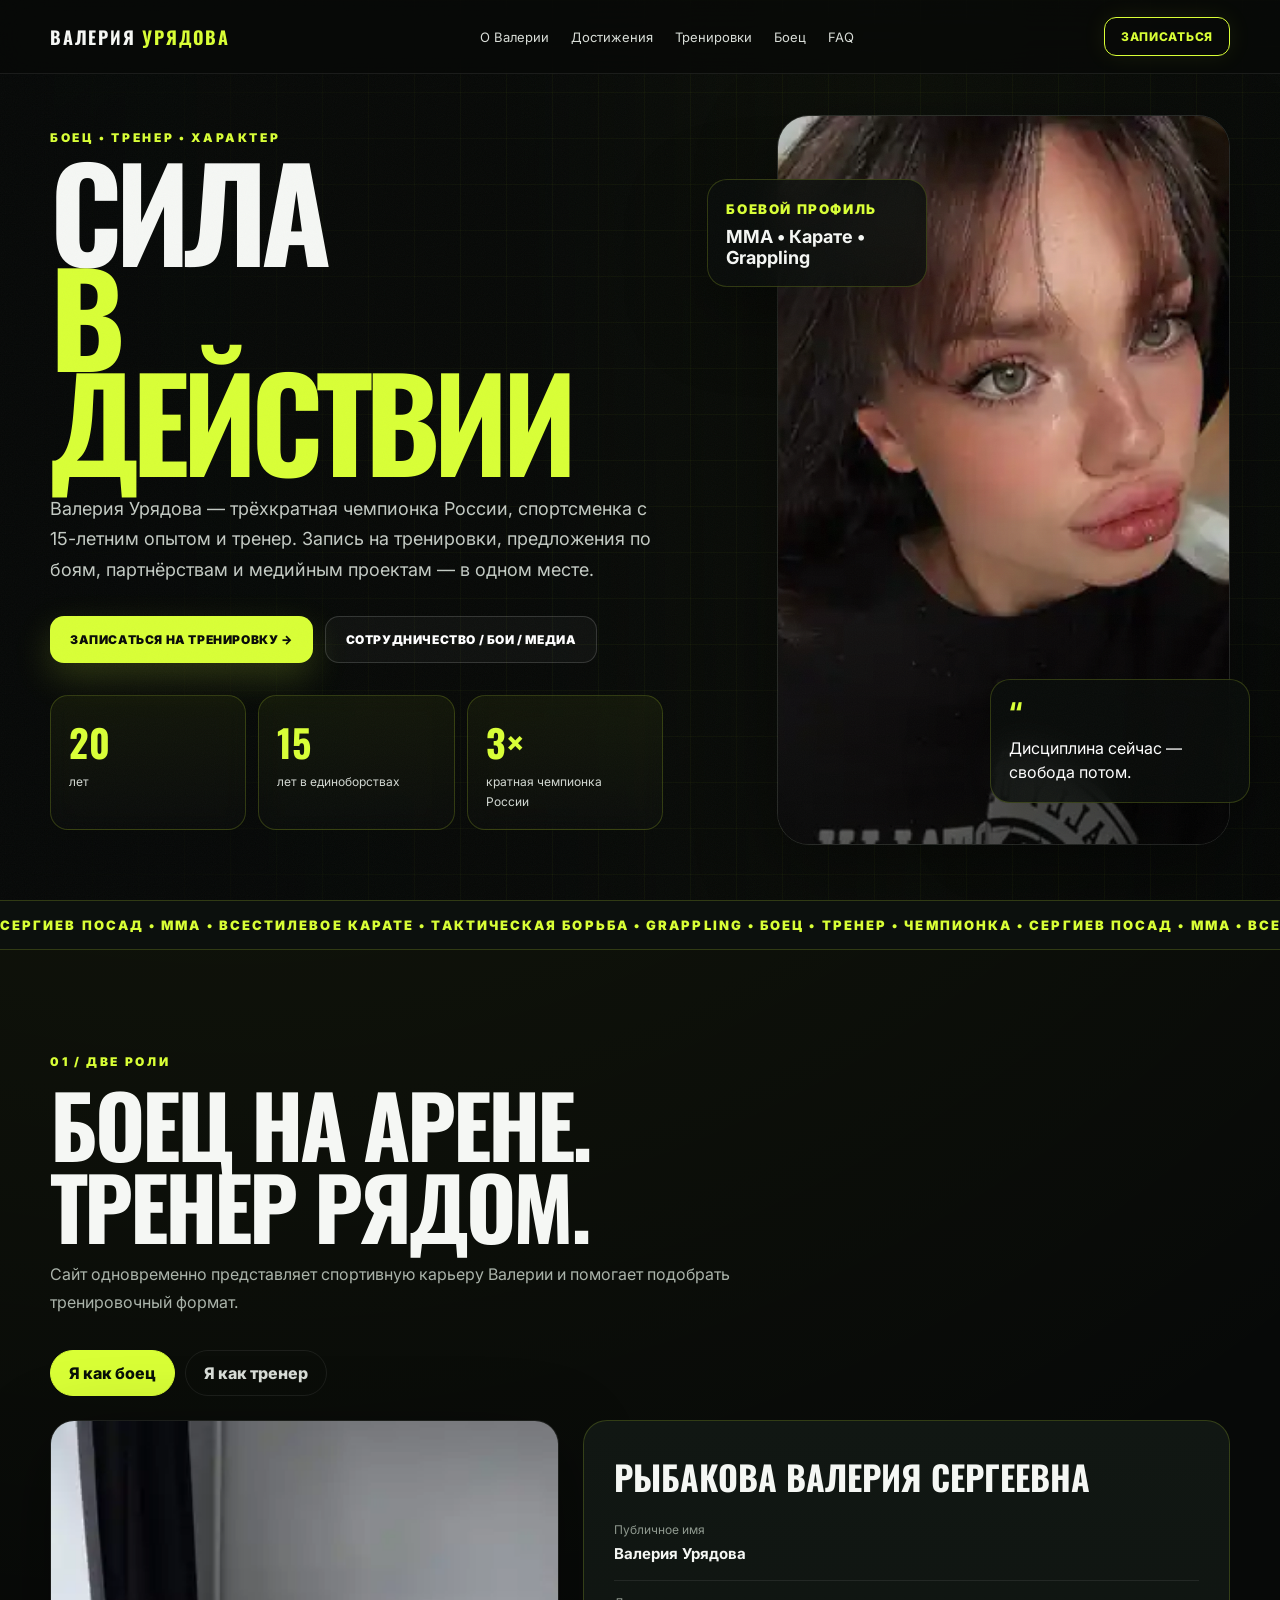
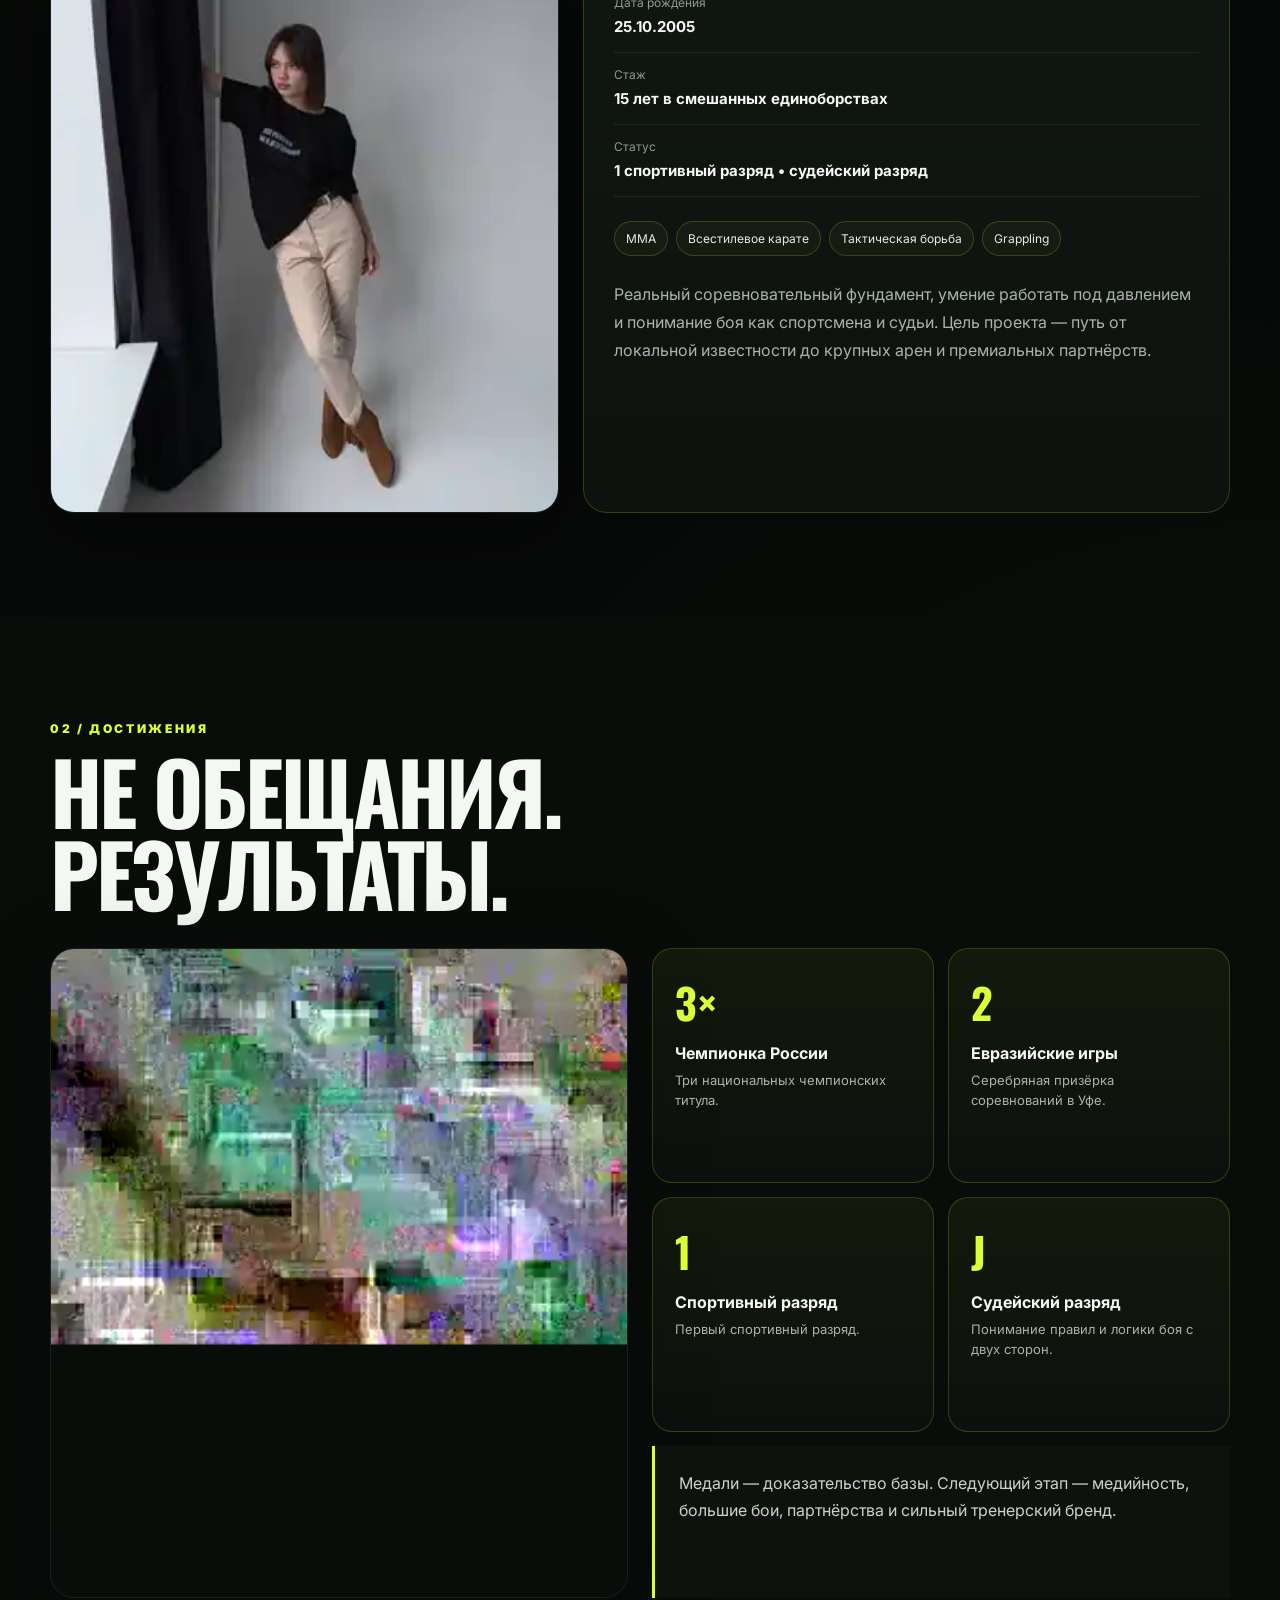
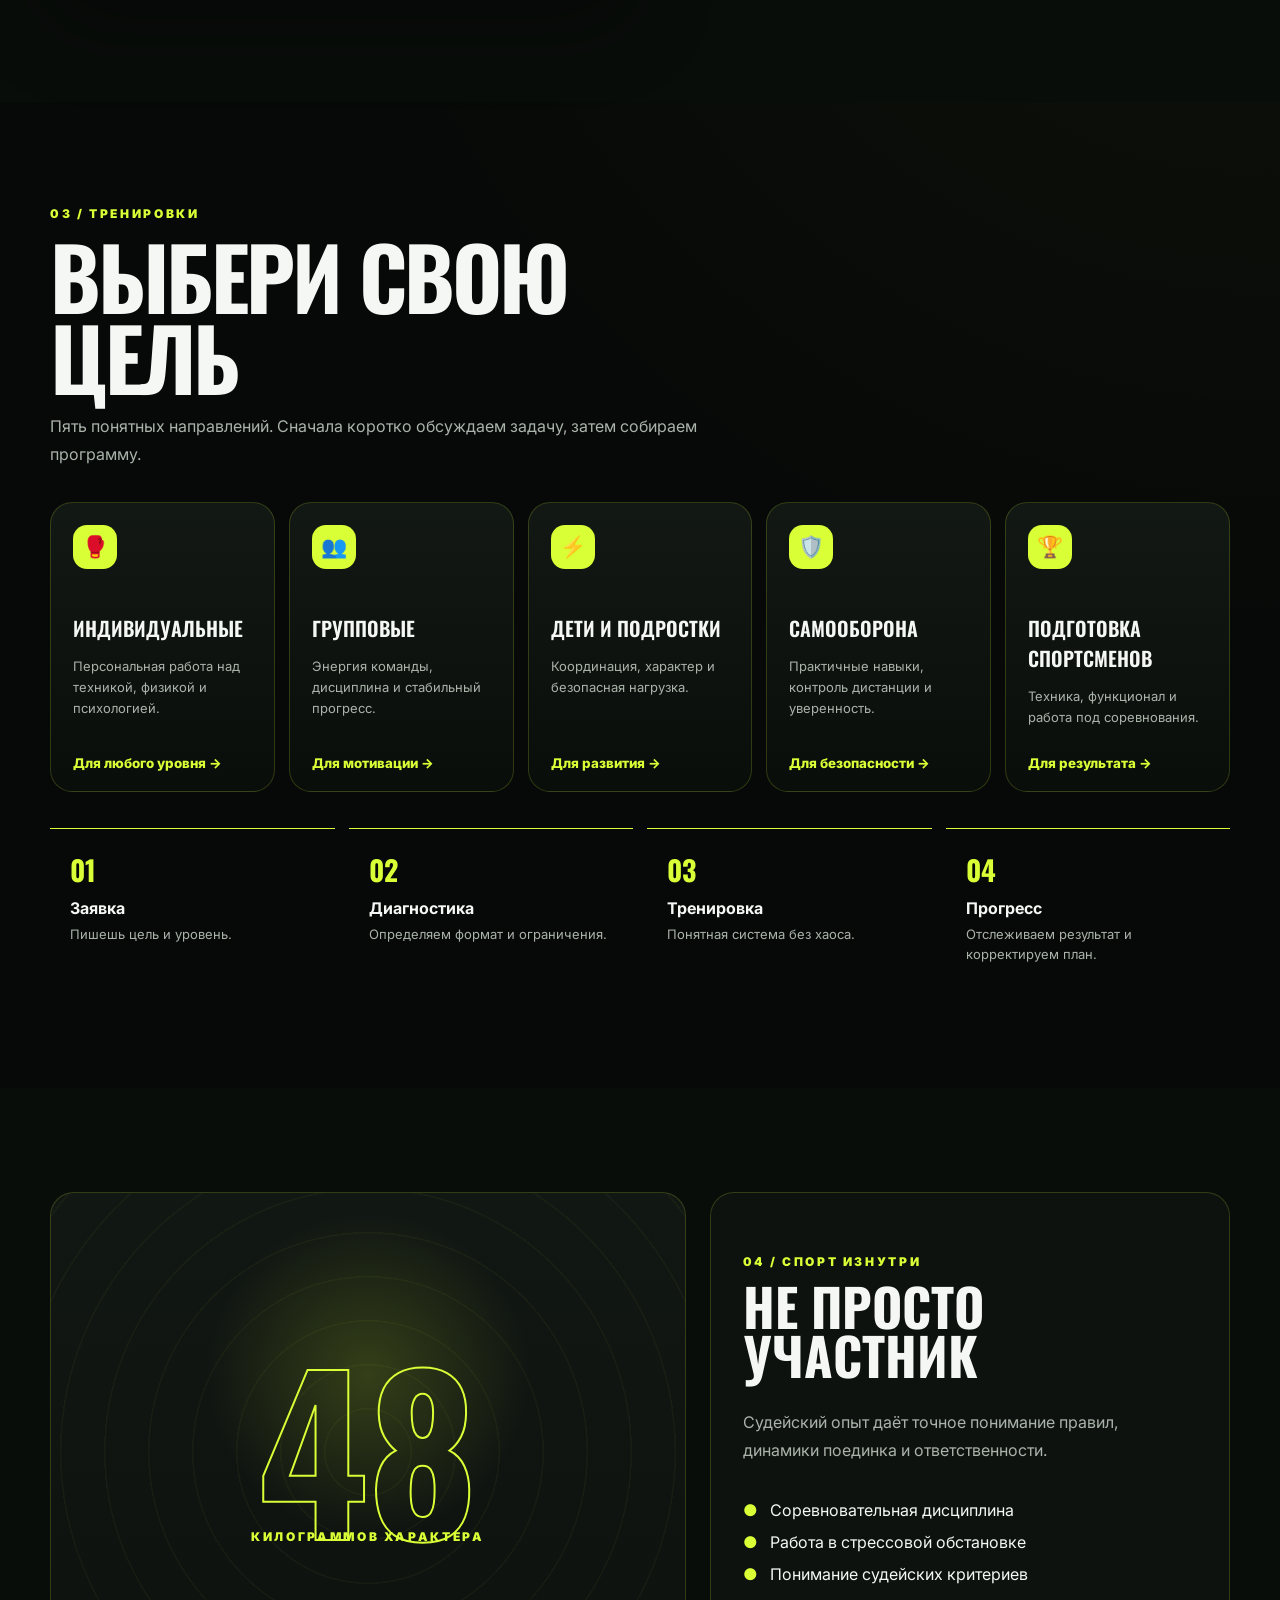
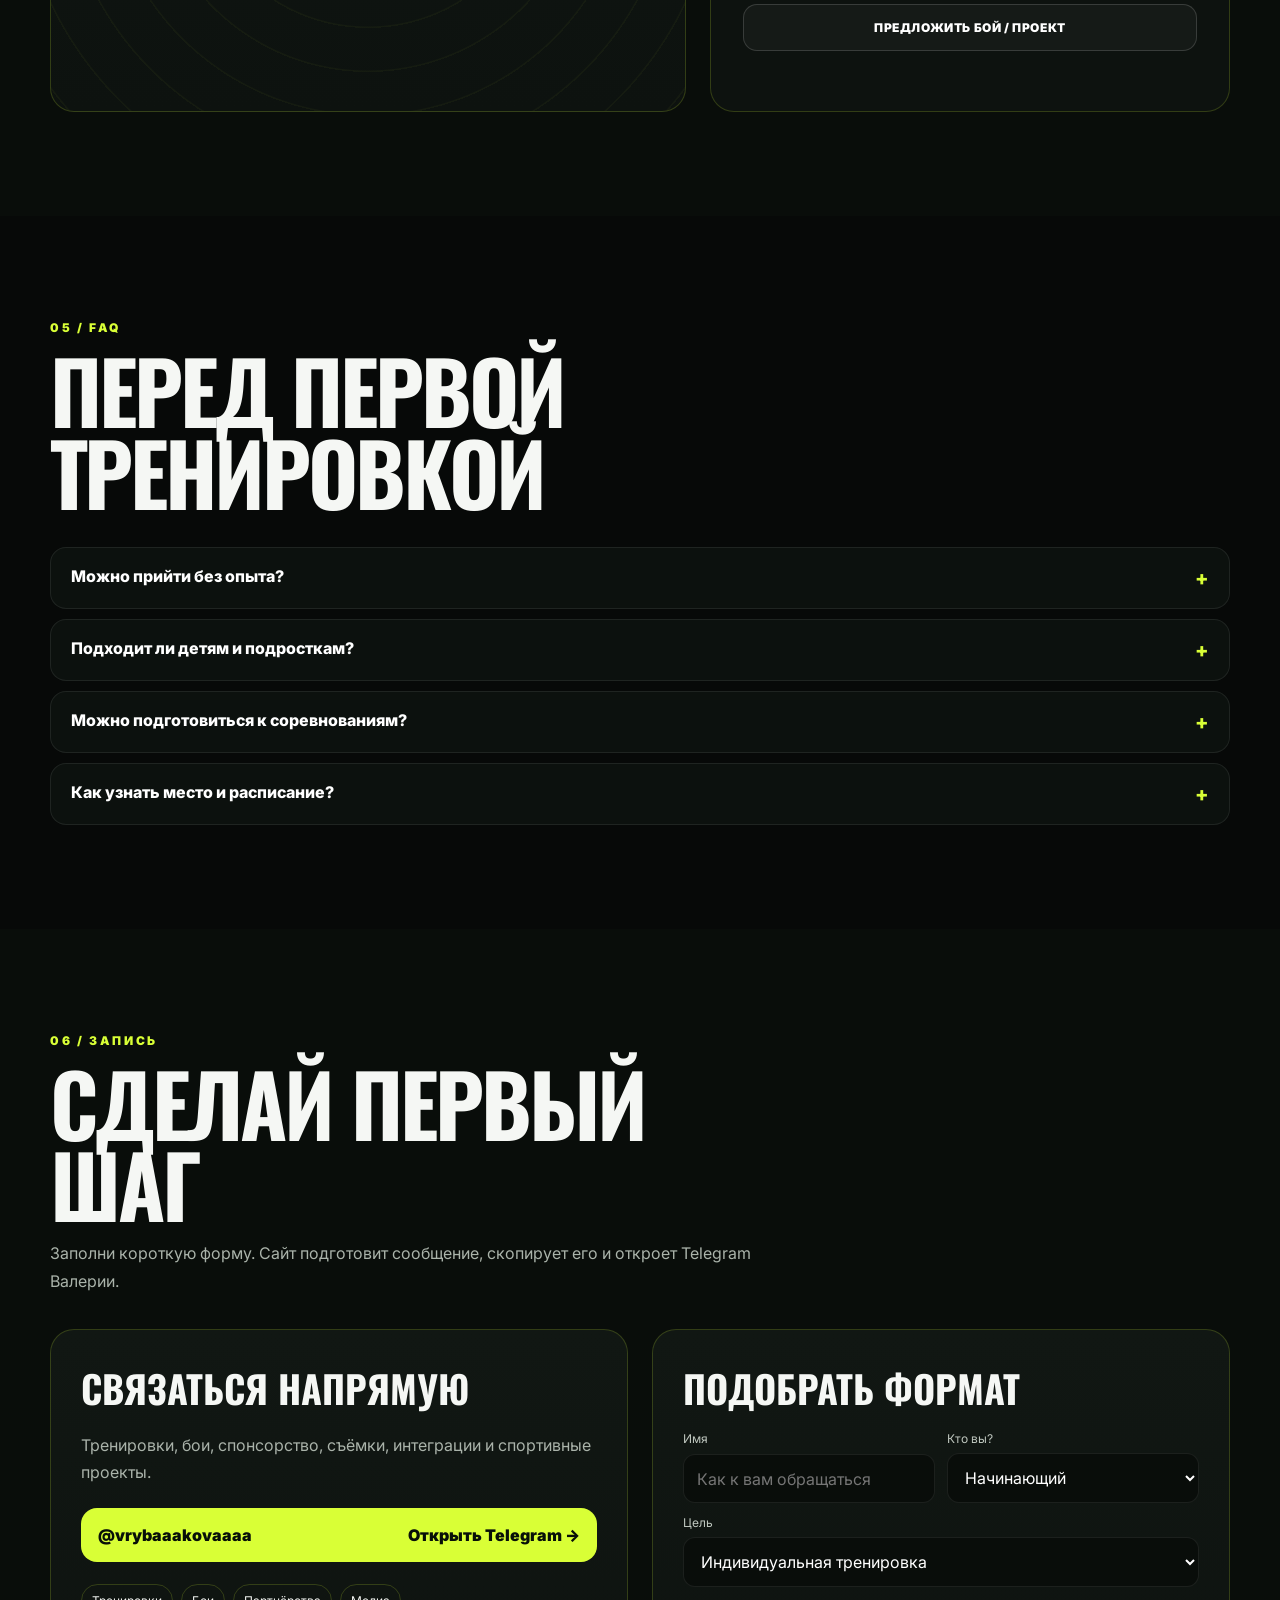
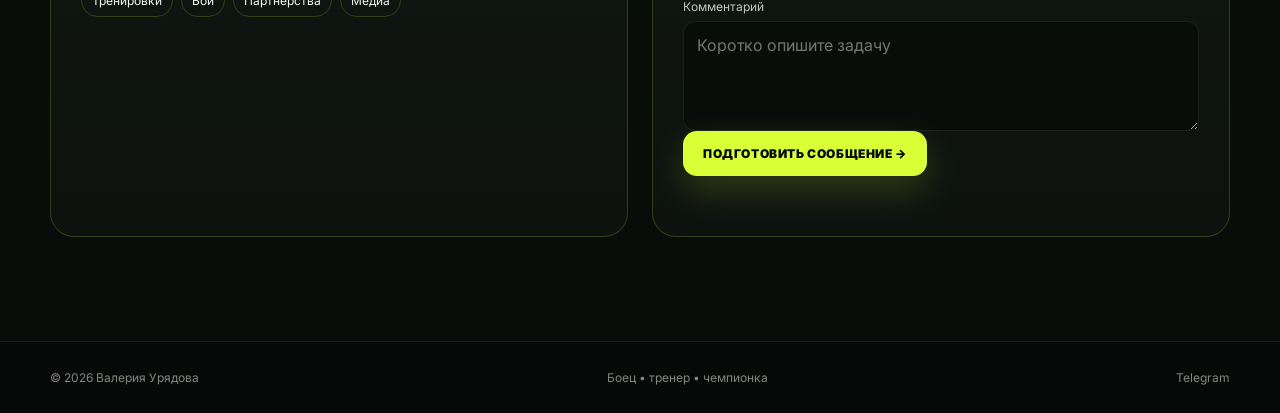
<file: valeria/index.html>
<!doctype html><html lang="ru"><head><meta charset="utf-8"><meta name="viewport" content="width=device-width,initial-scale=1,viewport-fit=cover"><meta name="theme-color" content="#070908"><title>Валерия Урядова — боец и тренер</title><meta name="description" content="Валерия Урядова — трёхкратная чемпионка России, боец смешанных единоборств и тренер. Индивидуальные тренировки, группы, дети, самооборона, подготовка к соревнованиям."><meta property="og:title" content="Валерия Урядова — боец и тренер"><meta property="og:description" content="15 лет в единоборствах. 3-кратная чемпионка России. Тренировки и сотрудничество."><link rel="preconnect" href="https://fonts.googleapis.com"><link rel="preconnect" href="https://fonts.gstatic.com" crossorigin><link href="https://fonts.googleapis.com/css2?family=Inter:wght@400;500;600;700;800;900&family=Oswald:wght@500;600;700&display=swap" rel="stylesheet"><link rel="stylesheet" href="styles.css"></head><body><div class="noise"></div><div class="scroll-progress" id="progress"></div><div class="cursor-glow" id="glow"></div><header class="header"><div class="wrap"><a class="brand" href="#top">ВАЛЕРИЯ <span>УРЯДОВА</span></a><nav class="nav"><a href="#about">О Валерии</a><a href="#achievements">Достижения</a><a href="#training">Тренировки</a><a href="#fight">Боец</a><a href="#faq">FAQ</a></nav><a class="header-cta" href="https://t.me/vrybaaakovaaaa" target="_blank">Записаться</a><button class="burger" id="burger" aria-label="Меню">☰</button></div></header><div class="mobile-menu" id="mobileMenu"><a href="#about">О Валерии</a><a href="#achievements">Достижения</a><a href="#training">Тренировки</a><a href="#fight">Боец</a><a href="#faq">FAQ</a><a href="#contact">Контакты</a></div><main id="top"><section class="hero section"><div class="wrap hero-grid"><div class="reveal"><div class="eyebrow">Боец • тренер • характер</div><h1>СИЛА <span>В ДЕЙСТВИИ</span></h1><p class="lead">Валерия Урядова — трёхкратная чемпионка России, спортсменка с 15-летним опытом и тренер. Запись на тренировки, предложения по боям, партнёрствам и медийным проектам — в одном месте.</p><div class="actions"><a class="btn btn-primary" href="#contact">Записаться на тренировку →</a><a class="btn btn-secondary" href="https://t.me/vrybaaakovaaaa" target="_blank">Сотрудничество / бои / медиа</a></div><div class="hero-stats"><div class="stat"><strong data-counter="20">0</strong><span>лет</span></div><div class="stat"><strong data-counter="15">0</strong><span>лет в единоборствах</span></div><div class="stat"><strong data-counter="3">0</strong><span>кратная чемпионка России</span></div></div></div><div class="hero-visual reveal"><div class="hero-photo" id="heroTilt"><img data-b64="assets/hero.b64" alt="Валерия Урядова"></div><div class="rank-card"><small>БОЕВОЙ ПРОФИЛЬ</small><strong>MMA • Карате • Grappling</strong></div><div class="quote-card"><b>“</b><p>Дисциплина сейчас — свобода потом.</p></div></div></div></section><div class="ticker"><div class="ticker-track">СЕРГИЕВ ПОСАД • MMA • ВСЕСТИЛЕВОЕ КАРАТЕ • ТАКТИЧЕСКАЯ БОРЬБА • GRAPPLING • БОЕЦ • ТРЕНЕР • ЧЕМПИОНКА • СЕРГИЕВ ПОСАД • MMA • ВСЕСТИЛЕВОЕ КАРАТЕ • ТАКТИЧЕСКАЯ БОРЬБА • GRAPPLING • БОЕЦ • ТРЕНЕР • ЧЕМПИОНКА •</div></div><section id="about" class="section"><div class="wrap"><div class="section-head reveal"><div class="eyebrow">01 / Две роли</div><h2>Боец на арене. Тренер рядом.</h2><p>Сайт одновременно представляет спортивную карьеру Валерии и помогает подобрать тренировочный формат.</p></div><div class="role-switch reveal"><button class="role-btn active" data-role="fighter">Я как боец</button><button class="role-btn" data-role="coach">Я как тренер</button></div><div class="role-panel about-grid active" id="fighter"><div class="photo-card reveal"><img data-b64="assets/about.b64" alt="Валерия Урядова — боец"></div><div class="info-card reveal"><h3>Рыбакова Валерия Сергеевна</h3><div class="facts"><div class="fact"><span>Публичное имя</span><strong>Валерия Урядова</strong></div><div class="fact"><span>Дата рождения</span><strong>25.10.2005</strong></div><div class="fact"><span>Стаж</span><strong>15 лет в смешанных единоборствах</strong></div><div class="fact"><span>Статус</span><strong>1 спортивный разряд • судейский разряд</strong></div></div><div class="chips"><span class="chip">MMA</span><span class="chip">Всестилевое карате</span><span class="chip">Тактическая борьба</span><span class="chip">Grappling</span></div><p>Реальный соревновательный фундамент, умение работать под давлением и понимание боя как спортсмена и судьи. Цель проекта — путь от локальной известности до крупных арен и премиальных партнёрств.</p></div></div><div class="role-panel about-grid" id="coach"><div class="info-card reveal"><h3>Тренерский подход</h3><p>Без бессмысленной жёсткости и показухи. Тренировка строится вокруг цели ученика: уверенность, техника, физическая форма, соревнования или самооборона.</p><div class="trainer-points"><div class="trainer-point"><b>Начинающие</b><span>База, стойка, движение и безопасная техника.</span></div><div class="trainer-point"><b>Дети и подростки</b><span>Дисциплина, координация и характер.</span></div><div class="trainer-point"><b>Спортсмены</b><span>Техника, борьба и функциональная подготовка.</span></div><div class="trainer-point"><b>Самооборона</b><span>Практичные сценарии и уверенность.</span></div></div><a class="btn btn-primary" href="#contact">Подобрать формат</a></div><div class="info-card reveal" style="display:grid;place-items:center;min-height:500px;position:relative;overflow:hidden"><div style="position:absolute;inset:0;background:repeating-linear-gradient(135deg,transparent 0 34px,rgba(217,255,54,.035) 35px 36px),radial-gradient(circle at 50% 45%,rgba(217,255,54,.12),transparent 42%)"></div><div style="position:relative;text-align:center;max-width:360px"><div style="font:700 92px Oswald;color:var(--lime);line-height:1">15</div><div class="eyebrow" style="margin:8px 0 18px">лет практики</div><p style="margin:0">Опыт превращается в понятную систему: от первой стойки до подготовки к соревнованиям.</p></div></div></div></div></section><section id="achievements" class="section" style="background:#090d0a"><div class="wrap"><div class="section-head reveal"><div class="eyebrow">02 / Достижения</div><h2>Не обещания. Результаты.</h2></div><div class="achievement-layout"><div class="medals-photo reveal"><img data-b64="assets/medals.b64" alt="Медали Валерии Урядовой"></div><div class="achievement-list"><article class="achievement reveal"><b>3×</b><h3>Чемпионка России</h3><p>Три национальных чемпионских титула.</p></article><article class="achievement reveal"><b>2</b><h3>Евразийские игры</h3><p>Серебряная призёрка соревнований в Уфе.</p></article><article class="achievement reveal"><b>1</b><h3>Спортивный разряд</h3><p>Первый спортивный разряд.</p></article><article class="achievement reveal"><b>J</b><h3>Судейский разряд</h3><p>Понимание правил и логики боя с двух сторон.</p></article><div class="achievement-note reveal">Медали — доказательство базы. Следующий этап — медийность, большие бои, партнёрства и сильный тренерский бренд.</div></div></div></div></section><section id="training" class="section"><div class="wrap"><div class="section-head reveal"><div class="eyebrow">03 / Тренировки</div><h2>Выбери свою цель</h2><p>Пять понятных направлений. Сначала коротко обсуждаем задачу, затем собираем программу.</p></div><div class="services"><article class="service reveal"><div class="icon">🥊</div><h3>Индивидуальные</h3><p>Персональная работа над техникой, физикой и психологией.</p><small>Для любого уровня →</small></article><article class="service reveal"><div class="icon">👥</div><h3>Групповые</h3><p>Энергия команды, дисциплина и стабильный прогресс.</p><small>Для мотивации →</small></article><article class="service reveal"><div class="icon">⚡</div><h3>Дети и подростки</h3><p>Координация, характер и безопасная нагрузка.</p><small>Для развития →</small></article><article class="service reveal"><div class="icon">🛡️</div><h3>Самооборона</h3><p>Практичные навыки, контроль дистанции и уверенность.</p><small>Для безопасности →</small></article><article class="service reveal"><div class="icon">🏆</div><h3>Подготовка спортсменов</h3><p>Техника, функционал и работа под соревнования.</p><small>Для результата →</small></article></div><div class="process"><div class="process-step reveal"><b>01</b><h4>Заявка</h4><p>Пишешь цель и уровень.</p></div><div class="process-step reveal"><b>02</b><h4>Диагностика</h4><p>Определяем формат и ограничения.</p></div><div class="process-step reveal"><b>03</b><h4>Тренировка</h4><p>Понятная система без хаоса.</p></div><div class="process-step reveal"><b>04</b><h4>Прогресс</h4><p>Отслеживаем результат и корректируем план.</p></div></div></div></section><section id="fight" class="section" style="background:#090d0a"><div class="wrap"><div class="arena-story"><div class="info-card reveal" style="min-height:520px;display:grid;place-items:center;position:relative;overflow:hidden"><div style="position:absolute;inset:0;background:radial-gradient(circle at 50% 35%,rgba(217,255,54,.18),transparent 35%),repeating-radial-gradient(circle at center,transparent 0 42px,rgba(217,255,54,.04) 43px 44px)"></div><div style="position:relative;text-align:center"><div style="font:700 clamp(100px,18vw,210px)/.8 Oswald;color:transparent;-webkit-text-stroke:2px var(--lime)">48</div><div class="eyebrow">килограммов характера</div></div></div><div class="arena-copy reveal"><div class="eyebrow">04 / Спорт изнутри</div><h3>Не просто участник</h3><p>Судейский опыт даёт точное понимание правил, динамики поединка и ответственности.</p><div class="arena-points"><div class="arena-point"><i>●</i><span>Соревновательная дисциплина</span></div><div class="arena-point"><i>●</i><span>Работа в стрессовой обстановке</span></div><div class="arena-point"><i>●</i><span>Понимание судейских критериев</span></div></div><a class="btn btn-secondary" href="https://t.me/vrybaaakovaaaa" target="_blank">Предложить бой / проект</a></div></div></div></section><section id="faq" class="section"><div class="wrap"><div class="section-head reveal"><div class="eyebrow">05 / FAQ</div><h2>Перед первой тренировкой</h2></div><div class="faq"><div class="faq-item reveal"><button class="faq-q"><span>Можно прийти без опыта?</span><span>+</span></button><div class="faq-a"><p>Да. Программа адаптируется под физическую форму и уровень. Сначала ставим базу и только потом повышаем нагрузку.</p></div></div><div class="faq-item reveal"><button class="faq-q"><span>Подходит ли детям и подросткам?</span><span>+</span></button><div class="faq-a"><p>Да. Акцент — на координации, дисциплине, безопасности и постепенном развитии.</p></div></div><div class="faq-item reveal"><button class="faq-q"><span>Можно подготовиться к соревнованиям?</span><span>+</span></button><div class="faq-a"><p>Да. Для спортсменов формируется отдельная программа: техника, борьба, функциональная подготовка и работа под правила турнира.</p></div></div><div class="faq-item reveal"><button class="faq-q"><span>Как узнать место и расписание?</span><span>+</span></button><div class="faq-a"><p>Напиши Валерии в Telegram. Она уточнит цель, актуальные слоты и предложит подходящий формат.</p></div></div></div></div></section><section id="contact" class="section" style="background:#090d0a"><div class="wrap"><div class="section-head reveal"><div class="eyebrow">06 / Запись</div><h2>Сделай первый шаг</h2><p>Заполни короткую форму. Сайт подготовит сообщение, скопирует его и откроет Telegram Валерии.</p></div><div class="contact-grid"><div class="contact-card reveal"><h3>Связаться напрямую</h3><p>Тренировки, бои, спонсорство, съёмки, интеграции и спортивные проекты.</p><a class="telegram-big" href="https://t.me/vrybaaakovaaaa" target="_blank"><span>@vrybaaakovaaaa</span><span>Открыть Telegram →</span></a><div class="contact-tags"><span class="contact-tag">Тренировки</span><span class="contact-tag">Бои</span><span class="contact-tag">Партнёрства</span><span class="contact-tag">Медиа</span></div></div><form class="form-card reveal" id="leadForm"><h3>Подобрать формат</h3><div class="form-grid"><div class="field"><label>Имя</label><input id="name" required placeholder="Как к вам обращаться"></div><div class="field"><label>Кто вы?</label><select id="role"><option>Начинающий</option><option>Спортсмен</option><option>Родитель ребёнка</option><option>Организатор / партнёр</option></select></div><div class="field full"><label>Цель</label><select id="goal"><option>Индивидуальная тренировка</option><option>Групповые занятия</option><option>Детская тренировка</option><option>Самооборона</option><option>Подготовка к соревнованиям</option><option>Предложение боя / сотрудничества</option></select></div><div class="field full"><label>Комментарий</label><textarea id="comment" placeholder="Коротко опишите задачу"></textarea></div></div><button class="btn btn-primary" type="submit">Подготовить сообщение →</button><div class="form-status" id="formStatus"></div></form></div></div></section></main><footer class="footer"><div class="wrap"><span>© 2026 Валерия Урядова</span><span>Боец • тренер • чемпионка</span><a href="https://t.me/vrybaaakovaaaa" target="_blank">Telegram</a></div></footer><script src="script.js"></script></body></html>
</file>
<file: valeria/styles.css>
:root{--bg:#070908;--bg2:#0b0f0d;--panel:#101512;--panel2:#151c17;--lime:#d9ff36;--lime2:#a9d900;--text:#f5f7f4;--muted:#aab3aa;--line:rgba(217,255,54,.18);--whiteLine:rgba(255,255,255,.08);--shadow:0 24px 80px rgba(0,0,0,.42);--r:24px}*{box-sizing:border-box}html{scroll-behavior:smooth}body{margin:0;background:radial-gradient(circle at 18% 0%,rgba(217,255,54,.08),transparent 25%),radial-gradient(circle at 100% 42%,rgba(217,255,54,.04),transparent 24%),var(--bg);color:var(--text);font-family:Inter,Arial,sans-serif;overflow-x:hidden}body.menu-open{overflow:hidden}a{color:inherit;text-decoration:none}button,input,select,textarea{font:inherit}img{display:block;width:100%;height:100%;object-fit:cover}.noise{position:fixed;inset:0;z-index:100;pointer-events:none;opacity:.035;background-image:url("data:image/svg+xml,%3Csvg xmlns='http://www.w3.org/2000/svg' width='160' height='160'%3E%3Cfilter id='n'%3E%3CfeTurbulence type='fractalNoise' baseFrequency='.9' numOctaves='3' stitchTiles='stitch'/%3E%3C/filter%3E%3Crect width='100%25' height='100%25' filter='url(%23n)' opacity='.9'/%3E%3C/svg%3E")}.scroll-progress{position:fixed;top:0;left:0;height:3px;width:0;background:linear-gradient(90deg,var(--lime2),var(--lime));z-index:120}.cursor-glow{position:fixed;width:360px;height:360px;border-radius:50%;background:radial-gradient(circle,rgba(217,255,54,.09),transparent 68%);pointer-events:none;transform:translate(-50%,-50%);z-index:0;filter:blur(6px)}.wrap{width:min(1180px,calc(100% - 40px));margin:auto}.section{position:relative;padding:104px 0;z-index:1}.eyebrow{color:var(--lime);font-size:12px;font-weight:900;letter-spacing:.22em;text-transform:uppercase}.section-head{display:grid;gap:14px;margin-bottom:34px}.section-head h2{margin:0;font:700 clamp(42px,7vw,86px)/.95 Oswald,sans-serif;text-transform:uppercase;letter-spacing:-.035em;max-width:14ch}.section-head p{margin:0;color:var(--muted);max-width:720px;line-height:1.75}.header{position:fixed;top:0;left:0;right:0;z-index:110;height:74px;border-bottom:1px solid var(--whiteLine);background:rgba(7,9,8,.72);backdrop-filter:blur(18px)}.header .wrap{height:100%;display:flex;align-items:center;justify-content:space-between;gap:22px}.brand{font:700 18px Oswald,sans-serif;letter-spacing:.1em;text-transform:uppercase}.brand span{color:var(--lime)}.nav{display:flex;align-items:center;gap:22px}.nav a{font-size:13px;color:#d8ddd7;transition:.2s}.nav a:hover{color:var(--lime)}.header-cta{border:1px solid var(--lime);color:var(--lime);padding:11px 16px;border-radius:12px;font-weight:800;font-size:12px;text-transform:uppercase;letter-spacing:.06em;box-shadow:0 0 24px rgba(217,255,54,.08)}.burger{display:none;background:none;border:0;color:white;font-size:24px}.mobile-menu{display:none;position:fixed;inset:74px 0 0;background:rgba(7,9,8,.98);z-index:105;padding:28px}.mobile-menu a{display:block;font:600 32px Oswald;padding:13px 0;border-bottom:1px solid var(--whiteLine);text-transform:uppercase}.mobile-menu.open{display:block}.hero{min-height:100vh;padding-top:112px;padding-bottom:52px;display:flex;align-items:center;overflow:hidden}.hero::after{content:"";position:absolute;inset:0;background-image:linear-gradient(rgba(217,255,54,.035) 1px,transparent 1px),linear-gradient(90deg,rgba(217,255,54,.035) 1px,transparent 1px);background-size:46px 46px;mask-image:linear-gradient(90deg,transparent,black 40%,black);z-index:0;pointer-events:none}.hero::before{content:"";position:absolute;inset:0;background:linear-gradient(90deg,rgba(7,9,8,.98) 0%,rgba(7,9,8,.92) 42%,rgba(7,9,8,.42) 72%,rgba(7,9,8,.8) 100%);z-index:0}.hero-grid{position:relative;z-index:2;display:grid;grid-template-columns:1.08fr .92fr;gap:44px;align-items:center}.hero h1{margin:12px 0 22px;font:700 clamp(70px,10vw,145px)/.82 Oswald,sans-serif;text-transform:uppercase;letter-spacing:-.055em}.hero h1 span{display:block;color:var(--lime)}.hero .lead{color:#c4cbc4;font-size:18px;line-height:1.7;max-width:680px}.actions{display:flex;gap:12px;flex-wrap:wrap;margin:30px 0}.btn{border:0;cursor:pointer;display:inline-flex;align-items:center;justify-content:center;gap:10px;padding:15px 20px;border-radius:14px;font-weight:900;font-size:12px;letter-spacing:.05em;text-transform:uppercase;transition:.25s}.btn:hover{transform:translateY(-2px)}.btn-primary{background:var(--lime);color:#080a08;box-shadow:0 14px 36px rgba(217,255,54,.18)}.btn-secondary{background:rgba(255,255,255,.035);border:1px solid rgba(255,255,255,.15);color:white}.hero-stats{display:grid;grid-template-columns:repeat(3,1fr);gap:12px;margin-top:32px}.stat{padding:18px;border-radius:18px;border:1px solid var(--line);background:linear-gradient(180deg,rgba(217,255,54,.055),rgba(255,255,255,.015));backdrop-filter:blur(10px)}.stat strong{display:block;font:700 38px Oswald;color:var(--lime)}.stat span{font-size:12px;color:#d3d9d3;line-height:1.4}.hero-visual{position:relative;height:730px}.hero-photo{position:absolute;inset:0 0 0 70px;border-radius:32px;overflow:hidden;border:1px solid rgba(255,255,255,.12);box-shadow:var(--shadow);transform-style:preserve-3d}.hero-photo img{object-position:center 34%}.hero-photo::after{content:"";position:absolute;inset:0;background:linear-gradient(180deg,transparent 50%,rgba(0,0,0,.65))}.quote-card,.rank-card{position:absolute;z-index:3;border:1px solid var(--line);background:rgba(10,14,11,.84);backdrop-filter:blur(16px);border-radius:20px;padding:18px;box-shadow:var(--shadow)}.quote-card{right:-20px;bottom:42px;width:260px}.quote-card b{display:block;color:var(--lime);font-size:30px;line-height:1}.quote-card p{margin:8px 0 0;color:white;line-height:1.5}.rank-card{left:0;top:64px;width:220px}.rank-card small{color:var(--lime);font-weight:900;letter-spacing:.12em}.rank-card strong{display:block;margin-top:8px;font-size:18px}.ticker{overflow:hidden;border-block:1px solid var(--line);background:#0c100d}.ticker-track{width:max-content;white-space:nowrap;padding:16px 0;font-weight:900;font-size:13px;letter-spacing:.16em;color:var(--lime);animation:tick 25s linear infinite}@keyframes tick{to{transform:translateX(-50%)}}.role-switch{display:flex;gap:10px;margin-bottom:24px}.role-btn{cursor:pointer;padding:12px 18px;border-radius:999px;border:1px solid var(--whiteLine);background:transparent;color:#d9ded8;font-weight:800}.role-btn.active{background:var(--lime);color:#081008;border-color:var(--lime)}.role-panel{display:none}.role-panel.active{display:grid}.about-grid{grid-template-columns:.88fr 1.12fr;gap:24px;align-items:stretch}.photo-card{border-radius:var(--r);overflow:hidden;border:1px solid var(--whiteLine);box-shadow:var(--shadow);min-height:650px}.photo-card img{object-position:center 48%}.info-card{padding:30px;border-radius:var(--r);background:linear-gradient(180deg,#111713,#0d120f);border:1px solid var(--line)}.info-card h3{font:700 34px Oswald;margin:0 0 20px;text-transform:uppercase}.facts{display:grid;gap:14px}.fact{padding-bottom:14px;border-bottom:1px solid var(--whiteLine)}.fact span{display:block;color:#8f998f;font-size:12px;margin-bottom:5px}.fact strong{font-size:15px;line-height:1.55}.chips{display:flex;flex-wrap:wrap;gap:8px;margin:24px 0}.chip{border:1px solid var(--line);color:#e6ebe5;background:rgba(217,255,54,.035);padding:9px 11px;border-radius:999px;font-size:12px}.info-card p{color:var(--muted);line-height:1.75}.trainer-points{display:grid;grid-template-columns:1fr 1fr;gap:12px;margin:22px 0}.trainer-point{padding:16px;border:1px solid var(--line);border-radius:16px;background:rgba(217,255,54,.025)}.trainer-point b{display:block;color:var(--lime);margin-bottom:6px}.trainer-point span{color:var(--muted);font-size:13px;line-height:1.5}.achievement-layout{display:grid;grid-template-columns:1fr 1fr;gap:24px}.medals-photo{border-radius:var(--r);overflow:hidden;min-height:650px;border:1px solid var(--whiteLine);box-shadow:var(--shadow)}.achievement-list{display:grid;grid-template-columns:1fr 1fr;gap:14px}.achievement{padding:22px;border-radius:20px;border:1px solid var(--line);background:linear-gradient(180deg,rgba(217,255,54,.05),rgba(255,255,255,.018));transition:.25s}.achievement:hover{transform:translateY(-5px);border-color:rgba(217,255,54,.45)}.achievement b{display:block;font:700 42px Oswald;color:var(--lime)}.achievement h3{margin:10px 0 7px;font-size:16px}.achievement p{margin:0;color:var(--muted);font-size:13px;line-height:1.55}.achievement-note{grid-column:1/-1;padding:24px;border-left:3px solid var(--lime);background:#0d120f;color:#cbd2cb;line-height:1.7}.services{display:grid;grid-template-columns:repeat(5,1fr);gap:14px}.service{position:relative;min-height:290px;padding:22px;border-radius:22px;border:1px solid var(--line);background:linear-gradient(180deg,#121813,#0a0e0b);overflow:hidden;transition:.3s}.service:hover{transform:translateY(-7px);box-shadow:0 20px 60px rgba(0,0,0,.35)}.service .icon{width:44px;height:44px;border-radius:14px;display:grid;place-items:center;background:var(--lime);color:#091009;font-size:21px;margin-bottom:44px}.service h3{font:600 20px Oswald;margin:0 0 10px;text-transform:uppercase}.service p{color:var(--muted);font-size:13px;line-height:1.6}.service small{position:absolute;left:22px;bottom:20px;color:var(--lime);font-weight:800}.process{display:grid;grid-template-columns:repeat(4,1fr);gap:14px;margin-top:36px}.process-step{padding:20px;border-top:1px solid var(--lime)}.process-step b{font:700 28px Oswald;color:var(--lime)}.process-step h4{margin:8px 0 6px}.process-step p{margin:0;color:var(--muted);font-size:13px;line-height:1.55}.arena-story{display:grid;grid-template-columns:1.1fr .9fr;gap:24px;align-items:stretch}.arena-photo{min-height:520px;border-radius:var(--r);overflow:hidden;border:1px solid var(--whiteLine);position:relative}.arena-photo::after{content:"";position:absolute;inset:0;background:linear-gradient(90deg,transparent,rgba(0,0,0,.4))}.arena-copy{padding:32px;border-radius:var(--r);border:1px solid var(--line);background:#0d120f;display:flex;flex-direction:column;justify-content:center}.arena-copy h3{font:700 52px/.95 Oswald;margin:12px 0;text-transform:uppercase}.arena-copy p{color:var(--muted);line-height:1.75}.arena-points{display:grid;gap:12px;margin:20px 0}.arena-point{display:flex;gap:12px;align-items:flex-start}.arena-point i{font-style:normal;color:var(--lime)}.gallery-grid{display:grid;grid-template-columns:1.15fr .85fr;grid-template-rows:620px;gap:16px}.gallery-item{position:relative;border-radius:22px;overflow:hidden;border:1px solid var(--whiteLine);cursor:pointer}.gallery-item:first-child{grid-row:auto}.gallery-item img{transition:.55s}.gallery-item:hover img{transform:scale(1.045)}.gallery-item::after{content:"ОТКРЫТЬ";position:absolute;right:16px;bottom:16px;background:rgba(0,0,0,.66);border:1px solid rgba(255,255,255,.14);padding:8px 11px;border-radius:999px;font-size:11px;font-weight:800}.gallery-item:first-child img{object-position:center 45%}.gallery-item:nth-child(2) img{object-position:center 40%}.faq{display:grid;gap:10px}.faq-item{border:1px solid var(--whiteLine);border-radius:16px;background:#0c110e;overflow:hidden}.faq-q{width:100%;padding:18px 20px;border:0;background:none;color:white;text-align:left;display:flex;justify-content:space-between;gap:20px;font-weight:800;cursor:pointer}.faq-q span:last-child{color:var(--lime);font-size:20px}.faq-a{max-height:0;overflow:hidden;transition:max-height .35s ease}.faq-a p{margin:0;padding:0 20px 20px;color:var(--muted);line-height:1.7}.faq-item.open .faq-a{max-height:220px}.faq-item.open .faq-q span:last-child{transform:rotate(45deg)}.contact-grid{display:grid;grid-template-columns:1fr 1fr;gap:24px}.contact-card,.form-card{padding:30px;border-radius:var(--r);border:1px solid var(--line);background:linear-gradient(180deg,#111713,#0d120f)}.contact-card h3,.form-card h3{font:700 38px Oswald;margin:0 0 15px;text-transform:uppercase}.contact-card p,.form-card p{color:var(--muted);line-height:1.7}.telegram-big{display:flex;align-items:center;justify-content:space-between;gap:15px;padding:17px;margin:22px 0;border-radius:16px;background:var(--lime);color:#081008;font-weight:900}.contact-tags{display:flex;flex-wrap:wrap;gap:8px}.contact-tag{padding:8px 10px;border:1px solid var(--line);border-radius:999px;font-size:12px}.form-grid{display:grid;grid-template-columns:1fr 1fr;gap:12px}.field{display:grid;gap:7px}.field.full{grid-column:1/-1}.field label{font-size:12px;color:#bfc7bf}.field input,.field select,.field textarea{width:100%;border:1px solid var(--whiteLine);border-radius:12px;background:#090d0a;color:white;padding:13px;outline:none}.field textarea{min-height:110px;resize:vertical}.form-status{margin-top:12px;font-size:13px;color:var(--lime);min-height:18px}.footer{border-top:1px solid var(--whiteLine);padding:28px 0;color:#7f897f;font-size:12px}.footer .wrap{display:flex;justify-content:space-between;gap:20px;flex-wrap:wrap}.lightbox{position:fixed;inset:0;z-index:150;background:rgba(0,0,0,.9);display:none;align-items:center;justify-content:center;padding:24px}.lightbox.open{display:flex}.lightbox img{max-width:min(100%,900px);max-height:88vh;width:auto;height:auto;border-radius:20px}.lightbox button{position:absolute;top:20px;right:20px;background:var(--lime);border:0;width:44px;height:44px;border-radius:50%;font-size:24px;cursor:pointer}.reveal{opacity:0;transform:translateY(24px);transition:opacity .75s ease,transform .75s ease}.reveal.visible{opacity:1;transform:none}@media(max-width:1050px){.nav,.header-cta{display:none}.burger{display:block}.hero-grid,.about-grid,.achievement-layout,.arena-story,.contact-grid{grid-template-columns:1fr}.hero-visual{height:640px}.hero-photo{left:0}.services{grid-template-columns:repeat(2,1fr)}.process{grid-template-columns:1fr 1fr}.medals-photo{min-height:560px}}@media(max-width:680px){.wrap{width:min(100% - 28px,1180px)}.section{padding:72px 0}.hero{padding-top:104px}.hero h1{font-size:clamp(58px,20vw,90px)}.hero .lead{font-size:16px}.hero-stats{grid-template-columns:1fr 1fr}.hero-visual{height:560px}.rank-card{top:14px}.quote-card{right:8px;bottom:14px;width:230px}.services,.process,.achievement-list,.trainer-points,.form-grid{grid-template-columns:1fr}.gallery-grid{grid-template-columns:1fr;grid-template-rows:420px 360px}.gallery-item:first-child{grid-row:auto}.photo-card,.medals-photo{min-height:500px}.arena-photo{min-height:360px}.section-head h2{font-size:46px}.field.full{grid-column:auto}}
</file>
